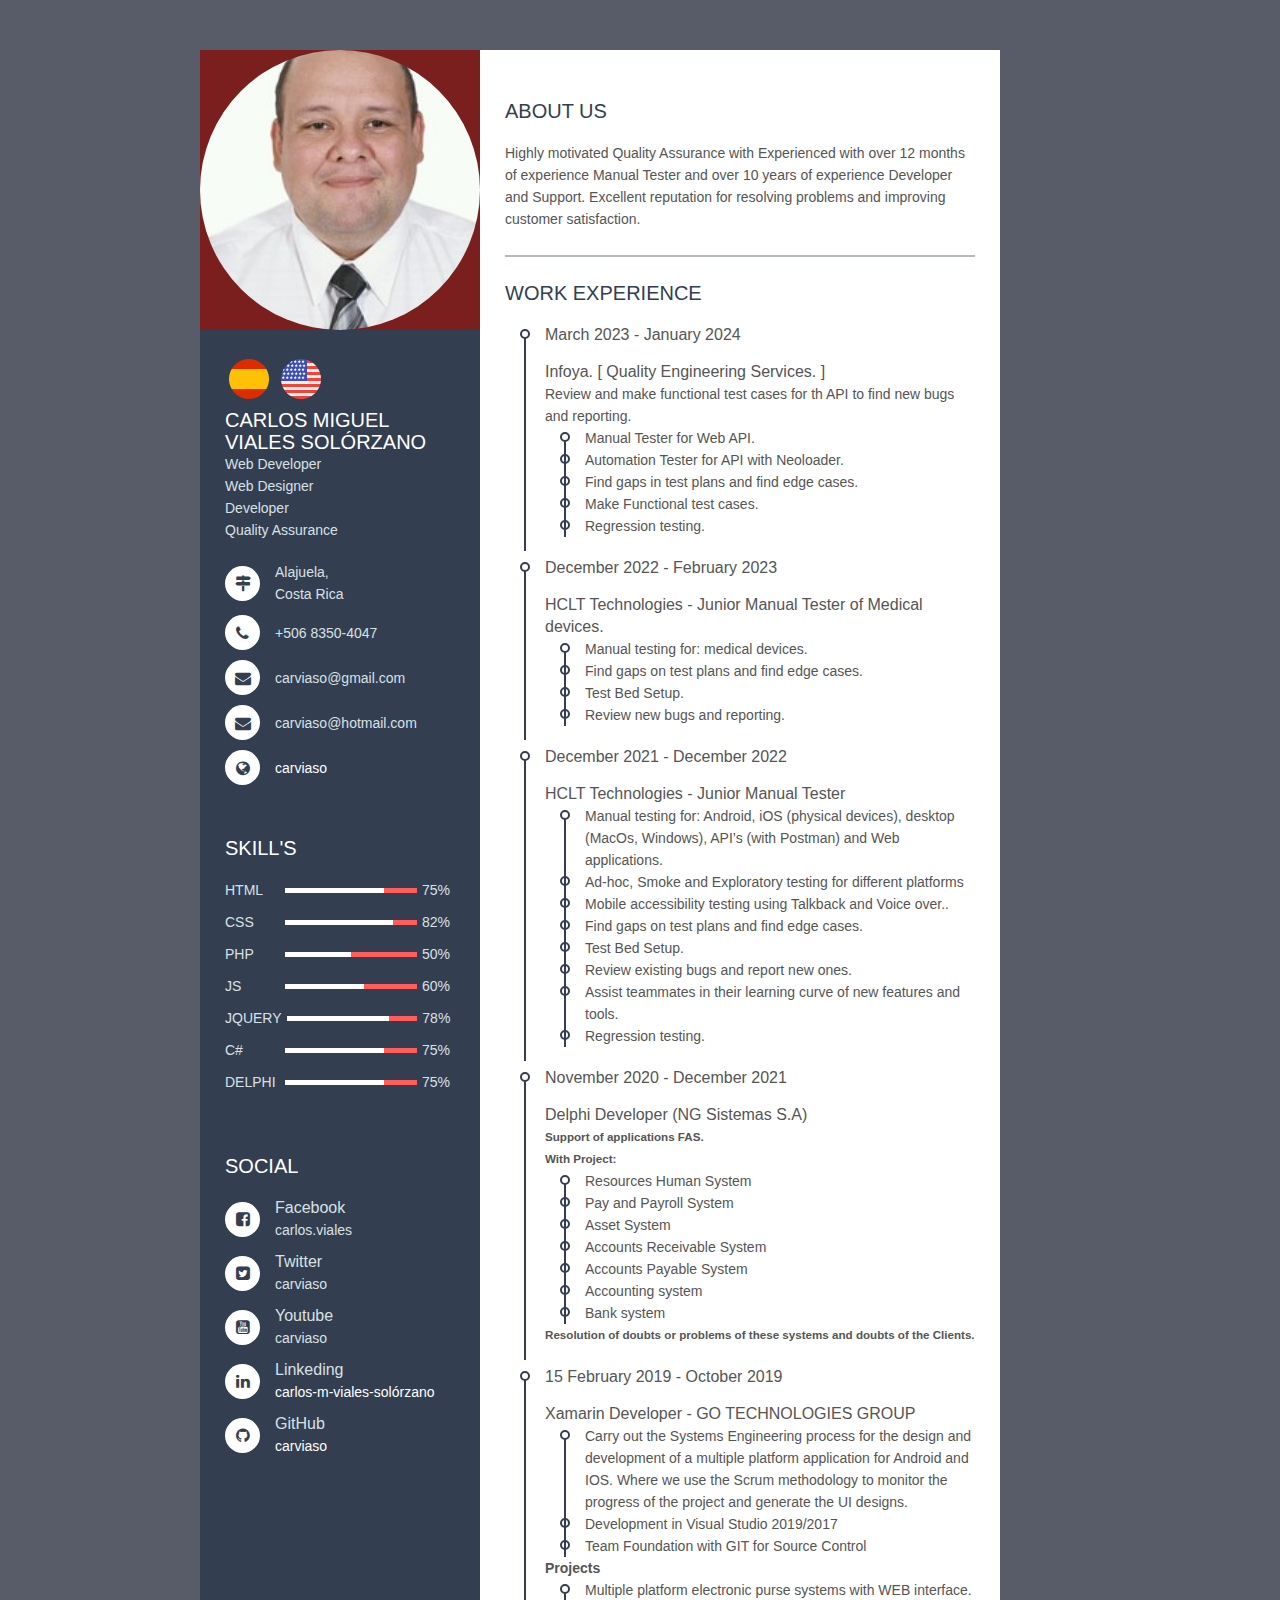
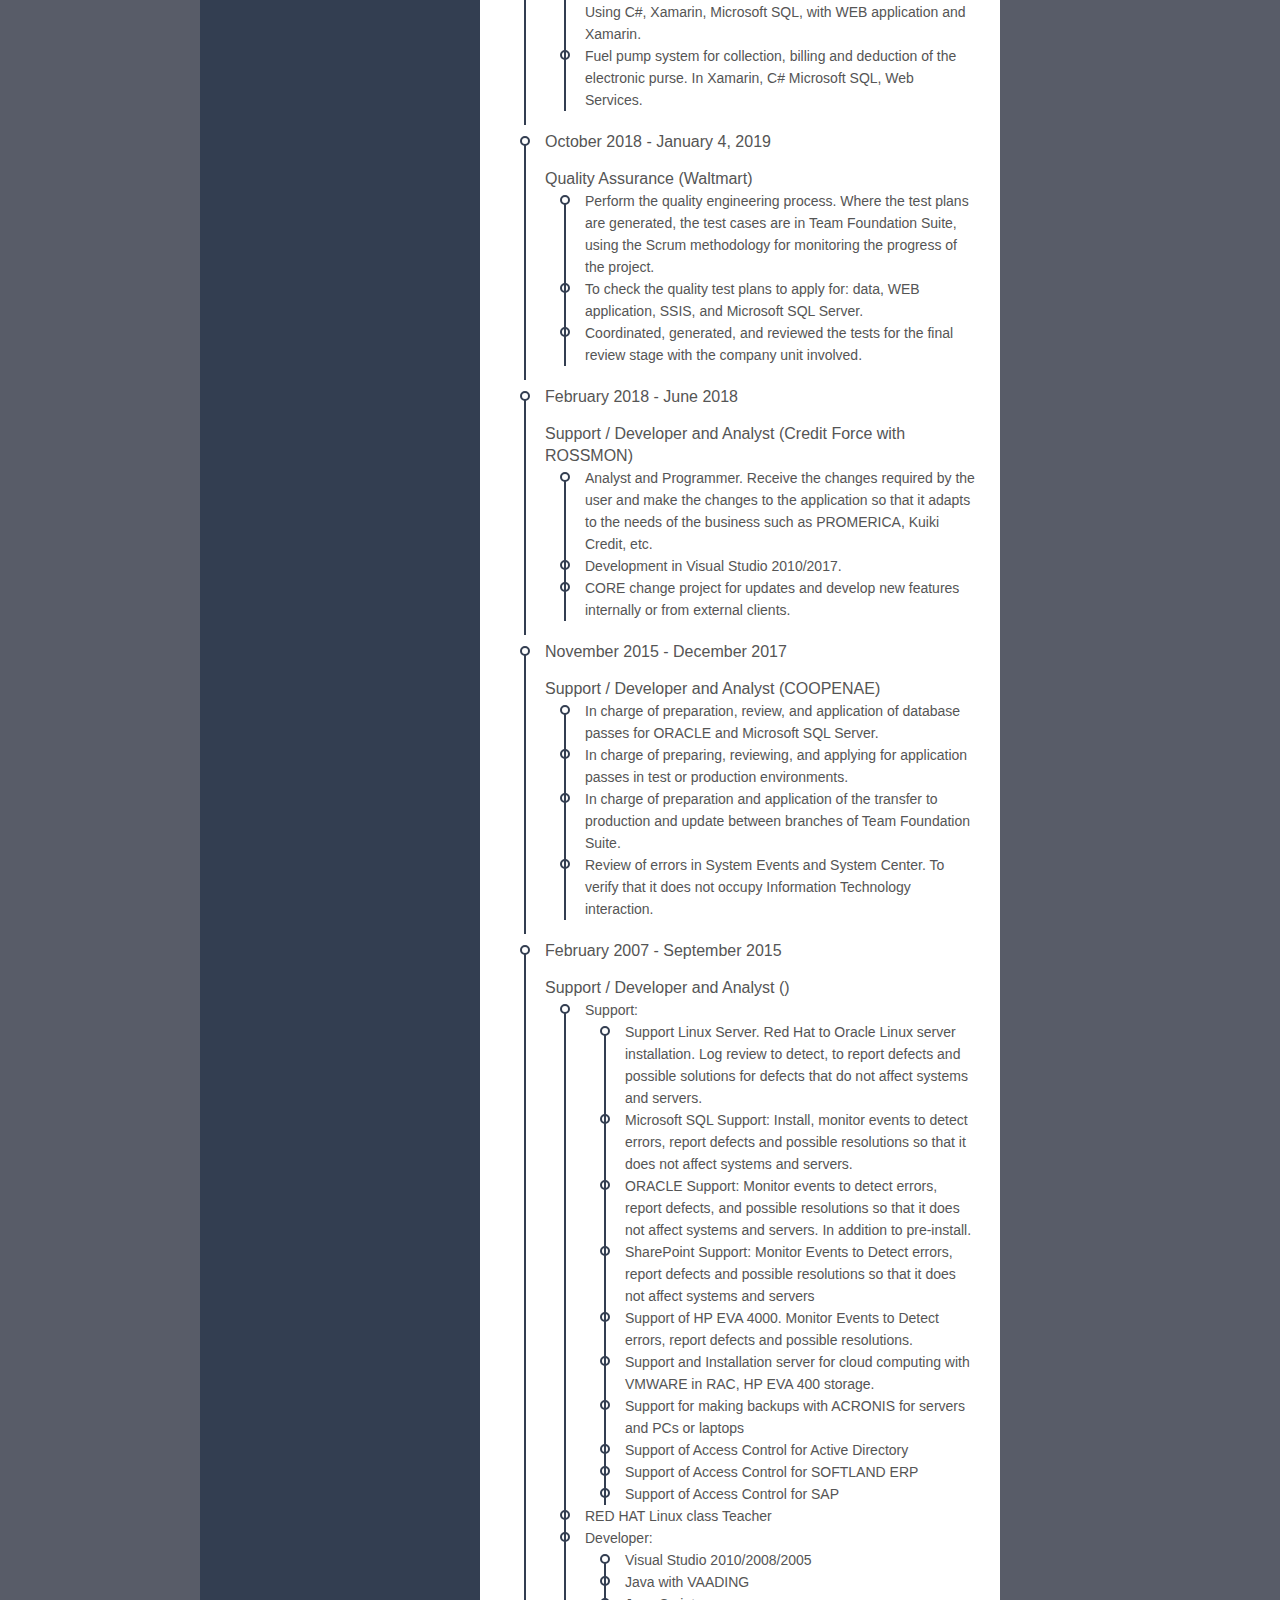
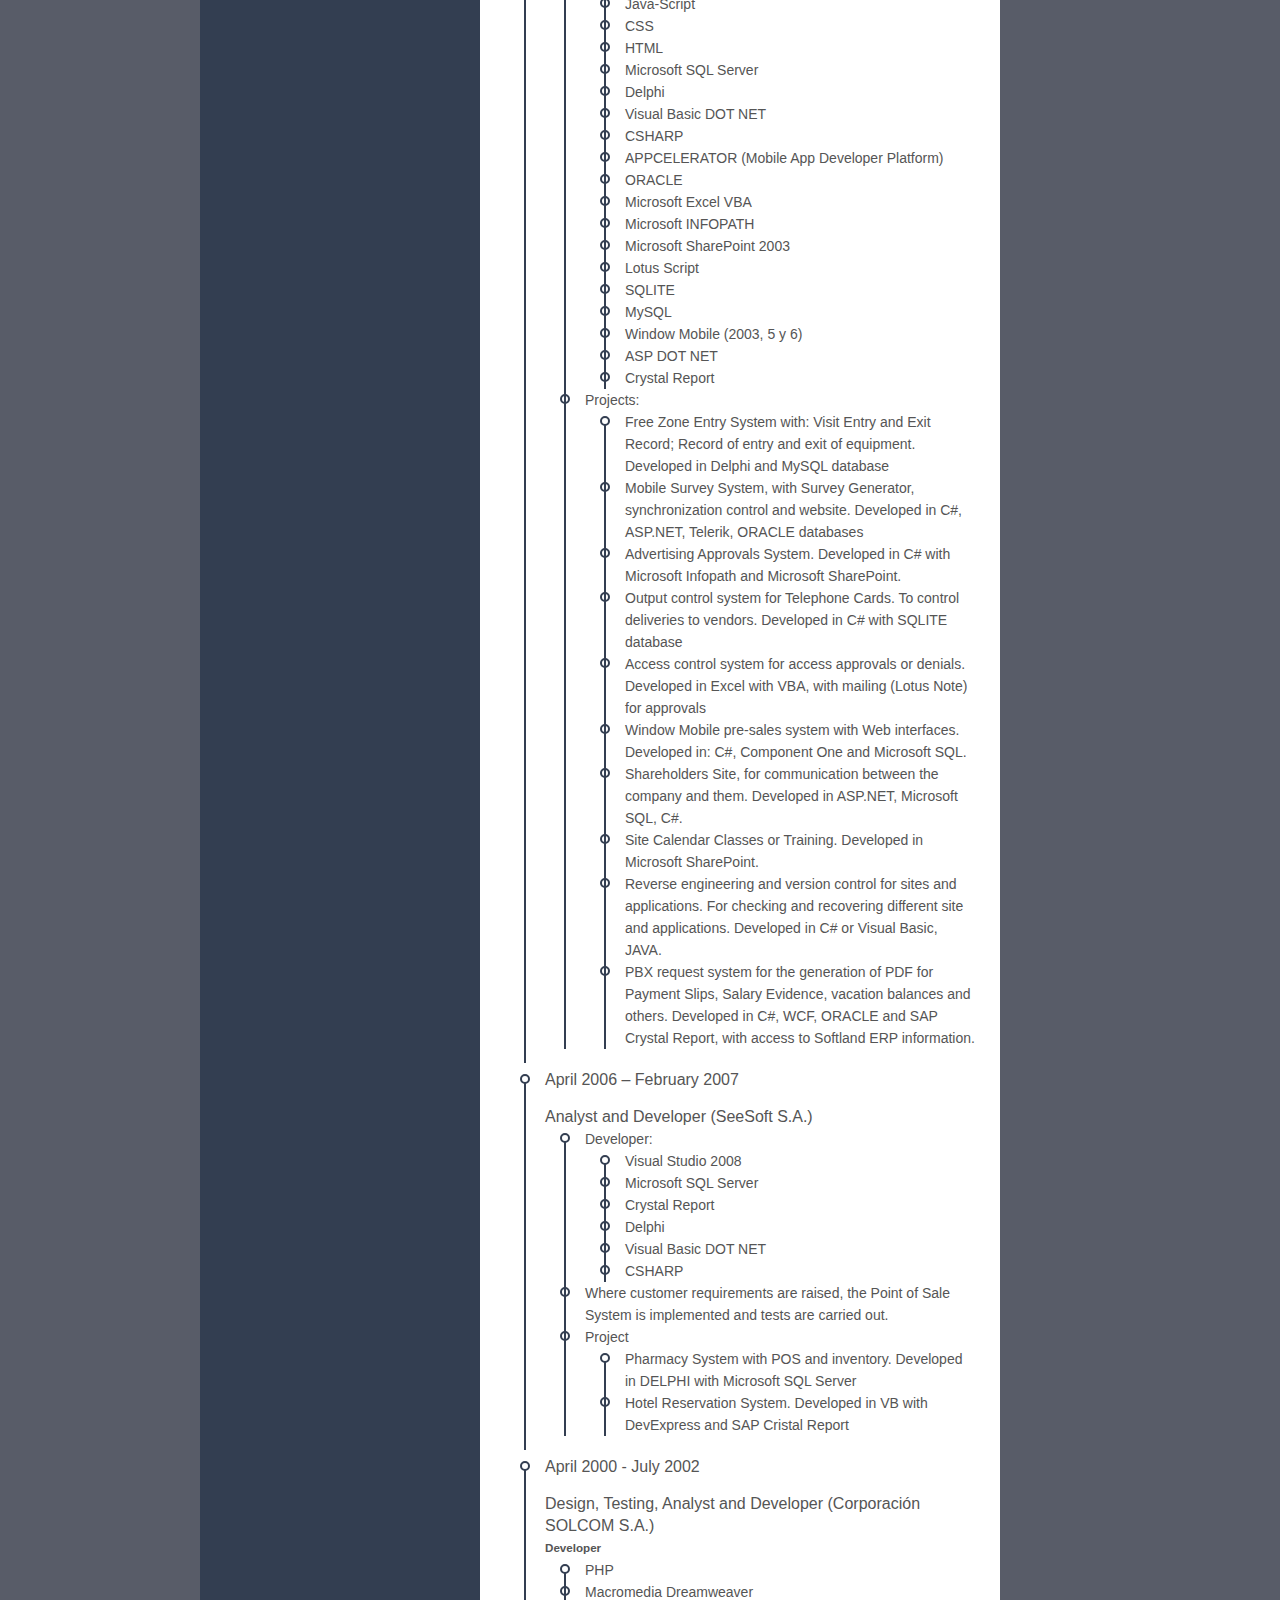
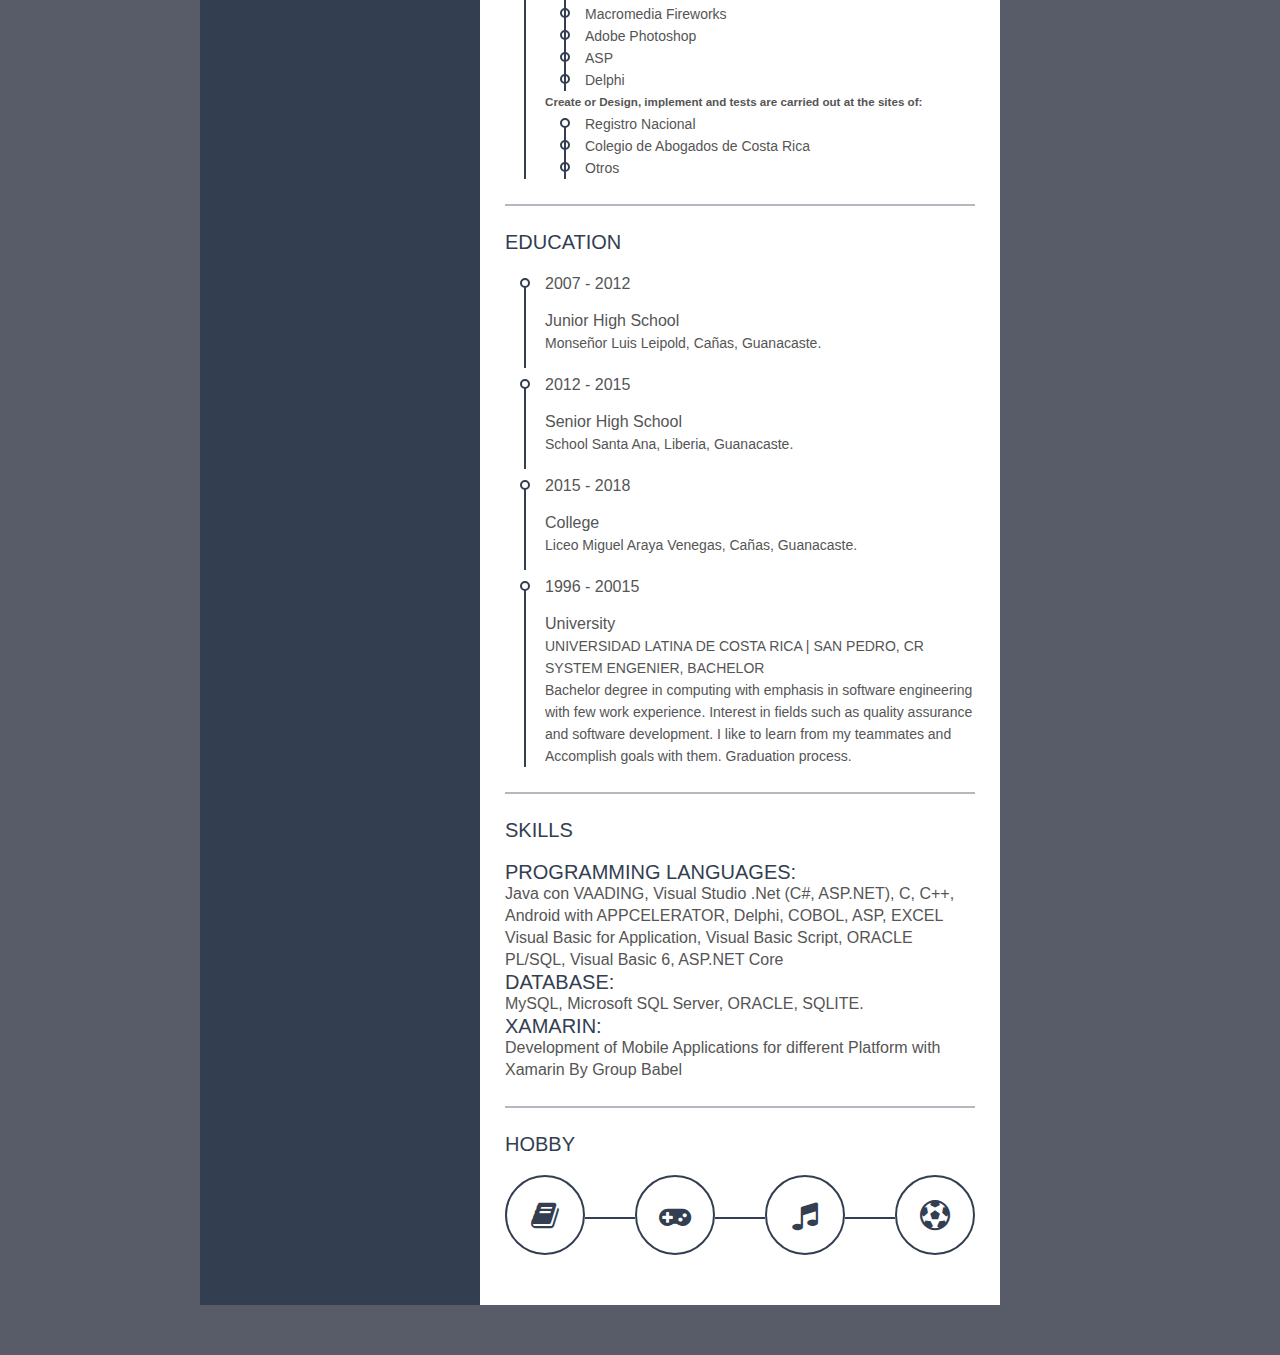
<file: index.html>
<!DOCTYPE html>
<html lang="en">

<head>
    <meta charset="UTF-8">
    <meta http-equiv="X-UA-Compatible" content="IE=edge">
    <meta name="viewport" content="width=device-width, initial-scale=1.0">
    <title>Curriculum Vitae</title>
    <link rel="stylesheet" href="style.css">
    <link rel="stylesheet" href="https://cdnjs.cloudflare.com/ajax/libs/font-awesome/4.7.0/css/font-awesome.min.css">
</head>

<body>
    <div class="container">
        <!-- left -->
        <div class="box-left">
            <div class="profile">
                <img src="Foto carnet.jpg" alt="Foto">
            </div>
            <div class="content">
                <!-- PROFILE -->
                <div class="resume-item">
                    <div class="icon">
                        <a href="index-es.html">
                            <img src="icons8-circular-españa-48.png">
                        </a>
                        <a href="index.html">
                            <img src="icons8-circular-de-ee-uu-48.png">
                        </a>
                    </div>
                    <div class="title">
                        <p class="bold">Carlos Miguel Viales Sol&oacute;rzano</p>
                        <p class="regular">
                            Web Developer <br>
                            Web Designer <br>
                            Developer <br>
                            Quality Assurance</p>
                    </div>
                    <ul>
                        <li>
                            <div class="icon">
                                <i class="fa fa-map-signs"></i>
                            </div>
                            <div class="data">
                                Alajuela, <br /> Costa Rica
                            </div>
                        </li>
                        <li>
                            <div class="icon">
                                <i class="fa fa-phone"></i>
                            </div>
                            <div class="data">
                                +506 8350-4047
                            </div>
                        </li>
                        <li>
                            <div class="icon">
                                <i class="fa fa-envelope"></i>
                            </div>
                            <div class="data">
                                carviaso@gmail.com
                            </div>
                        </li>
                        <li>
                            <div class="icon">
                                <i class="fa fa-envelope"></i>
                            </div>
                            <div class="data">
                                carviaso@hotmail.com
                            </div>
                        </li>
                        <li>
                            <div class="icon">
                                <i class="fa fa-globe"></i>
                            </div>
                            <div class="data">
                                <a href="https://carviaso.github.io/Curriculum-Vitae/">carviaso</a>
                            </div>
                        </li>
                    </ul>
                </div>
                <!-- SKILLS -->
                <div class="resume-item resume-skills">
                    <div class="title">
                        <p class="bold">Skill's</p>
                    </div>
                    <ul>
                        <li>
                            <div class="skill-name">
                                HTML
                            </div>
                            <div class="skill-progress">
                                <span style="width: 75%;"></span>
                            </div>
                            <div class="skill-percent">75%</div>
                        </li>
                        <li>
                            <div class="skill-name">
                                CSS
                            </div>
                            <div class="skill-progress">
                                <span style="width: 82%;"></span>
                            </div>
                            <div class="skill-percent">82%</div>
                        </li>
                        <li>
                            <div class="skill-name">
                                PHP
                            </div>
                            <div class="skill-progress">
                                <span style="width: 50%;"></span>
                            </div>
                            <div class="skill-percent">50%</div>
                        </li>
                        <li>
                            <div class="skill-name">
                                JS
                            </div>
                            <div class="skill-progress">
                                <span style="width: 60%;"></span>
                            </div>
                            <div class="skill-percent">60%</div>
                        </li>
                        <li>
                            <div class="skill-name">
                                JQUERY
                            </div>
                            <div class="skill-progress">
                                <span style="width: 78%;"></span>
                            </div>
                            <div class="skill-percent">78%</div>
                        </li>
                        <li>
                            <div class="skill-name">
                                C#
                            </div>
                            <div class="skill-progress">
                                <span style="width: 75%;"></span>
                            </div>
                            <div class="skill-percent">75%</div>
                        </li>
                        <li>
                            <div class="skill-name">
                                DELPHI
                            </div>
                            <div class="skill-progress">
                                <span style="width: 75%;"></span>
                            </div>
                            <div class="skill-percent">75%</div>
                        </li>
                    </ul>
                </div>
                <!-- SOCIAL MEDIA -->
                <div class="resume-item resume-social">
                    <div class="title">
                        <p class="bold">social</p>
                    </div>
                    <ul>
                        <li>
                            <div class="icon">
                                <i class="fa fa-facebook-square"></i>
                            </div>
                            <div class="data">
                                <p class="semi-bold">Facebook</p>
                                <p>carlos.viales</p>
                            </div>
                        </li>
                        <li>
                            <div class="icon">
                                <i class="fa fa-twitter-square"></i>
                            </div>
                            <div class="data">
                                <p class="semi-bold">Twitter</p>
                                <p>carviaso</p>
                            </div>
                        </li>
                        <li>
                            <div class="icon">
                                <i class="fa fa-youtube-square"></i>
                            </div>
                            <div class="data">
                                <p class="semi-bold">Youtube</p>
                                <p>carviaso</p>
                            </div>
                        </li>
                        <li>
                            <div class="icon">
                                <i class="fa fa-linkedin"></i>
                            </div>
                            <div class="data">
                                <p class="semi-bold">Linkeding</p>
                                <p><a
                                        href="https://www.linkedin.com/in/carlos-m-viales-sol%C3%B3rzano-3828b13b/">carlos-m-viales-solórzano</a>
                                </p>
                            </div>
                        </li>
                        <li>
                            <div class="icon">
                                <i class="fa fa-github"></i>
                            </div>
                            <div class="data">
                                <p class="semi-bold">GitHub</p>
                                <p><a href="https://github.com/carviaso">carviaso</a>
                                </p>
                            </div>
                        </li>
                    </ul>
                </div>

            </div>
        </div>

        <!-- right -->
        <div class="box-right">
            <!-- about us -->
            <div class="resume-item">
                <div class="title">
                    <p class="bold">About us</p>
                </div>
                <p>
                    Highly motivated Quality Assurance with Experienced with over 12 months of experience Manual Tester and over 10 years of experience Developer and Support. Excellent reputation for resolving problems and improving customer satisfaction.
                </p>
            </div>
            <!-- work experience -->
            <div class="resume-item resume-work">
                <div class="title">
                    <p class="bold">Work Experience</p>
                </div>
                <ul>
                    <li>
                        <div class="date">March 2023 - January 2024</div>
                        <div class="info">
                            <p class="semi-bold">Infoya. [ Quality Engineering Services. ]</p>
                            <P>
                                Review and make functional test cases for th API to find new bugs and reporting.
                            </P>
                            <ul>
                                <li>Manual Tester for Web API.</li>
                                <li>Automation Tester for API with Neoloader.</li>
                                <li>Find gaps in test plans and find edge cases.</li>
                                <li>Make Functional test cases.</li>
                                <li>Regression testing.</li>
                            </ul>

                        </div>
                    </li>
                    <li>
                        <div class="date">December 2022 - February 2023 </div>
                        <div class="info">
                            <p class="semi-bold">
                                HCLT Technologies - Junior Manual Tester of Medical devices.
                            </p>
                            <p>
                            <ul>
                                <li>
                                    Manual testing for: medical devices.
                                </li>
                                <li>
                                    Find gaps on test plans and find edge cases.
                                </li>
                                <li>
                                    Test Bed Setup.
                                </li>
                                <li>
                                    Review new bugs and reporting.
                                </li>
                            </ul>
                            </p>
                        </div>
                    </li>
                    <li>
                        <div class="date">December 2021 - December 2022 </div>
                        <div class="info">
                            <p class="semi-bold">HCLT Technologies - Junior Manual Tester</p>
                            <p>
                                <ul>
                                    <li>
                                        Manual testing for: Android, iOS (physical devices), desktop (MacOs, Windows), API’s (with Postman) and Web applications.
                                    </li>
                                    <li>
                                        Ad-hoc, Smoke and Exploratory testing for different platforms
                                    </li>
                                    <li>
                                        Mobile accessibility testing using Talkback and Voice over..
                                    </li>
                                    <li>
                                        Find gaps on test plans and find edge cases.
                                    </li>
                                    <li>
                                        Test Bed Setup.
                                    </li>
                                    <li>
                                        Review existing bugs and report new ones.
                                    </li>
                                    <li>
                                        Assist teammates in their learning curve of new features and tools.
                                    </li>
                                    <li>
                                        Regression testing.
                                    </li>
                                </ul>
                            </p>
                        </div>
                    </li>
                    <li>
                        <div class="date">November 2020 - December 2021</div>
                        <div class="info">
                            <p class="semi-bold">Delphi Developer (NG Sistemas S.A)</p>
                            <p>
                                <h5>
                                    Support of applications FAS. <br>
                                    With Project:
                                </h5>
                                    <ul>
                                        <li>Resources Human System</li>
                                        <li>Pay and Payroll System</li>
                                        <li>Asset System</li>
                                        <li>Accounts Receivable System</li>
                                        <li>Accounts Payable System</li>
                                        <li>Accounting system</li>
                                        <li>Bank system</li>
                                    </ul>
                                <h5>
                                    Resolution of doubts or problems of these systems and doubts of the Clients.
                                </h5>
                            </p>
                        </div>
                    </li>
                    <li>
                        <div class="date">15 February 2019 - October 2019</div>
                        <div class="info">
                            <p class="semi-bold">Xamarin Developer - GO TECHNOLOGIES GROUP</p>
                            <p>
                            <ul>
                                <li>
                                    Carry out the Systems Engineering process for the design and development of a
                                    multiple
                                    platform application for Android and IOS. Where we use the Scrum methodology to
                                    monitor the
                                    progress of the project and generate the UI designs.
                                </li>
                                <li>
                                    Development in Visual Studio 2019/2017
                                </li>
                                <li>Team Foundation with GIT for Source Control</li>
                                <li>

                                </li>
                            </ul>
                            <h4>Projects</h4>
                            <ul>
                                <li>Multiple platform electronic purse systems with WEB interface. Using C#, Xamarin,
                                    Microsoft SQL, with WEB application and Xamarin.
                                </li>
                                <li>
                                    Fuel pump system for collection, billing and deduction of the electronic purse. In
                                    Xamarin, C# Microsoft SQL, Web Services.</li>
                            </ul>
                            </p>
                        </div>
                    </li>
                    <li>
                        <div class="date">October 2018 - January 4, 2019</div>
                        <div class="info">
                            <p class="semi-bold">Quality Assurance (Waltmart)</p>
                            <p>
                            <ul>
                                <li>Perform the quality engineering process. Where the test plans are generated, the test cases are in Team Foundation Suite, using the Scrum methodology for monitoring the progress of the project.</li>
                                <li>To check the quality test plans to apply for: data, WEB application, SSIS, and Microsoft SQL Server.</li>
                                <li>Coordinated, generated, and reviewed the tests for the final review stage with the
                                    company unit
                                    involved.</li>
                            </ul>
                            </p>
                        </div>
                    </li>
                    <li>
                        <div class="date">February 2018 - June 2018</div>
                        <div class="info">
                            <p class="semi-bold">Support / Developer and Analyst (Credit Force with ROSSMON)</p>
                            <p>
                                <ul>
                                    <li>
                                        Analyst and Programmer. Receive the changes required by the user and make the changes to the application so that it adapts to the needs of the business such as PROMERICA, Kuiki Credit, etc.
                                    </li>
                                    <li>
                                        Development in Visual Studio 2010/2017.
                                    </li>
                                    <li>
                                        CORE change project for updates and develop new features internally or from external clients.
                                    </li>
                                </ul>
                            </p>
                        </div>
                    </li>
                    <li>
                        <div class="date">November 2015 - December 2017</div>
                        <div class="info">
                            <p class="semi-bold">Support / Developer and Analyst (COOPENAE)</p>
                            <p>
                                <ul>
                                    <li>
                                        In charge of preparation, review, and application of database passes for ORACLE and Microsoft SQL Server.
                                    </li>
                                    <li>
                                        In charge of preparing, reviewing, and applying for application passes in test or production environments.
                                    </li>
                                    <li>
                                        In charge of preparation and application of the transfer to production and update between branches of Team Foundation Suite.
                                    </li>
                                    <li>
                                        Review of errors in System Events and System Center. To verify that it does not occupy Information Technology interaction.
                                    </li>
                                </ul>
                            </p>
                        </div>
                    </li>
                    <li>
                        <div class="date">February 2007 - September 2015</div>
                        <div class="info">
                            <p class="semi-bold">Support / Developer and Analyst ()</p>
                            <p>
                                <ul>
                                    <li>
                                        Support:
                                        <ul>
                                            <li>Support Linux Server. Red Hat to Oracle Linux server installation. Log review to detect, to
                                                report defects and possible solutions for defects that do not affect systems and servers.
                                            </li>
                                            <li>
                                                Microsoft SQL Support: Install, monitor events to detect errors, report defects and possible
                                                resolutions so that it does not affect systems and servers.
                                            </li>
                                            <li>
                                                ORACLE Support: Monitor events to detect errors, report defects, and possible resolutions
                                                so that it does not affect systems and servers. In addition to pre-install.
                                            </li>
                                            <li>
                                                SharePoint Support: Monitor Events to Detect errors, report defects and possible resolutions
                                                so that it does not affect systems and servers
                                            </li>
                                            <li>
                                                Support of HP EVA 4000. Monitor Events to Detect errors, report defects and possible
                                                resolutions.
                                            </li>
                                            <li>
                                                Support and Installation server for cloud computing with VMWARE in RAC, HP EVA 400
                                                storage.
                                            </li>
                                            <li>
                                                Support for making backups with ACRONIS for servers and PCs or laptops
                                            </li>
                                            <li>
                                                Support of Access Control for Active Directory
                                            </li>
                                            <li>
                                                Support of Access Control for SOFTLAND ERP
                                            </li>
                                            <li>
                                                Support of Access Control for SAP
                                            </li>
                                        </ul>
                                    </li>
                                    <li>
                                        RED HAT Linux class Teacher
                                    </li>
                                    <li>
                                        Developer:
                                        <ul>
                                            <li>
                                                Visual Studio 2010/2008/2005
                                            </li>
                                            <li>
                                                Java with VAADING
                                            </li>
                                            <li>
                                                Java-Script
                                            </li>
                                            <li>
                                                CSS
                                            </li>
                                            <li>
                                                HTML
                                            </li>
                                            <li>
                                                Microsoft SQL Server
                                            </li>
                                            <li>
                                                Delphi
                                            </li>
                                            <li>
                                                Visual Basic DOT NET
                                            </li>
                                            <li>
                                                CSHARP
                                            </li>
                                            <li>
                                                APPCELERATOR (Mobile App Developer Platform)
                                            </li>
                                            <li>
                                                ORACLE
                                            </li>
                                            <li>
                                                Microsoft Excel VBA
                                            </li>
                                            <li>
                                                Microsoft INFOPATH
                                            </li>
                                            <li>
                                                Microsoft SharePoint 2003
                                            </li>
                                            <li>
                                                Lotus Script
                                            </li>
                                            <li>
                                                SQLITE
                                            </li>
                                            <li>
                                                MySQL
                                            </li>
                                            <li>
                                                Window Mobile (2003, 5 y 6)
                                            </li>
                                            <li>
                                                ASP DOT NET
                                            </li>
                                            <li>
                                                Crystal Report
                                            </li>
                                        </ul>
                                    </li>
                                    <li>
                                        Projects:
                                        <ul>
                                            <li>
                                                Free Zone Entry System with: Visit Entry and Exit Record; Record of entry and exit of equipment. Developed in Delphi and MySQL database
                                            </li>
                                            <li>
                                                Mobile Survey System, with Survey Generator, synchronization control and website. Developed in C#, ASP.NET, Telerik, ORACLE databases
                                            </li>
                                            <li>
                                                Advertising Approvals System. Developed in C# with Microsoft Infopath and Microsoft
                                                SharePoint.
                                            </li>
                                            <li>
                                                Output control system for Telephone Cards. To control deliveries to vendors. Developed in
                                                C# with SQLITE database
                                            </li>
                                            <li>
                                                Access control system for access approvals or denials. Developed in Excel with VBA, with
                                                mailing (Lotus Note) for approvals
                                            </li>
                                            <li>
                                                Window Mobile pre-sales system with Web interfaces. Developed in: C#, Component One
                                                and Microsoft SQL.
                                            </li>
                                            <li>
                                                Shareholders Site, for communication between the company and them. Developed in
                                                ASP.NET, Microsoft SQL, C#.
                                            </li>
                                            <li>
                                                Site Calendar Classes or Training. Developed in Microsoft SharePoint.
                                            </li>
                                            <li>
                                                Reverse engineering and version control for sites and applications. For checking and
                                                recovering different site and applications. Developed in C# or Visual Basic, JAVA.
                                            </li>
                                            <li>
                                                PBX request system for the generation of PDF for Payment Slips, Salary Evidence, vacation balances and others. Developed in C#, WCF, ORACLE and SAP Crystal Report, with access to Softland ERP information.
                                            </li>                                            
                                        </ul>
                                    </li>
                                </ul>
                            </p>
                        </div>
                    </li>
                    <li>
                        <div class="date">April 2006 – February 2007</div>
                        <div class="info">
                            <p class="semi-bold">Analyst and Developer (SeeSoft S.A.)</p>
                            <p>
                                <ul>
                                    <li>
                                        Developer:
                                        <ul>
                                            <li>
                                                Visual Studio 2008
                                            </li>
                                            <li>
                                                Microsoft SQL Server
                                            </li>
                                            <li>
                                                Crystal Report
                                            </li>
                                            <li>
                                                Delphi
                                            </li>
                                            <li>
                                                Visual Basic DOT NET
                                            </li>
                                            <li>
                                                CSHARP
                                            </li>
                                        </ul>
                                    </li>
                                    <li>
                                        Where customer requirements are raised, the Point of Sale System is implemented and tests are carried out.
                                    </li>
                                    <li>
                                        Project
                                        <ul>
                                            <li>
                                                Pharmacy System with POS and inventory. Developed in DELPHI with Microsoft SQL Server
                                            </li>
                                            <li>
                                                Hotel Reservation System. Developed in VB with DevExpress and SAP Cristal Report
                                            </li>
                                        </ul>
                                    </li>
                                </ul>
                            </p>
                        </div>
                    </li>
                    <li>
                        <div class="date">April 2000 - July 2002</div>
                        <div class="info">
                            <p class="semi-bold">
                                Design, Testing, Analyst and Developer (Corporación SOLCOM S.A.)
                            </p>
                            <p>
                                <h5>Developer</h5>
                                <ul>
                                    <li>
                                        PHP
                                    </li>
                                    <li>
                                        Macromedia Dreamweaver
                                    </li>
                                    <li>
                                        Macromedia Fireworks
                                    </li>
                                    <li>
                                        Adobe Photoshop
                                    </li>
                                    <li>
                                        ASP
                                    </li>
                                    <li>
                                        Delphi
                                    </li>
                                </ul>
                                <h5>
                                    Create or Design, implement and tests are carried out at the sites of:
                                </h5>
                                <ul>
                                    <li>
                                        Registro Nacional
                                    </li>
                                    <li>
                                        Colegio de Abogados de Costa Rica
                                    </li>
                                    <li>
                                        Otros
                                    </li>
                                </ul>
                            </p>
                        </div>
                    </li>
                </ul>
            </div>
            <!-- education -->
            <div class="resume-item resume-education">
                <div class="title">
                    <p class="bold">Education</p>
                </div>
                <ul>
                    <li>
                        <div class="date">2007 - 2012</div>
                        <div class="info">
                            <p class="semi-bold">Junior High School</p>
                            <p>
                                Monseñor Luis Leipold, Cañas, Guanacaste.
                            </p>
                        </div>
                    </li>
                    <li>
                        <div class="date">2012 - 2015</div>
                        <div class="info">
                            <p class="semi-bold">Senior High School</p>
                            <p>School Santa Ana, Liberia, Guanacaste.</p>
                        </div>
                    </li>
                    <li>
                        <div class="date">2015 - 2018</div>
                        <div class="info">
                            <p class="semi-bold">College</p>
                            <p>Liceo Miguel Araya Venegas, Cañas, Guanacaste.</p>
                        </div>
                    </li>
                    <li>
                        <div class="date">1996 - 20015</div>
                        <div class="info">
                            <p class="semi-bold">University</p>
                            <p>UNIVERSIDAD LATINA DE COSTA RICA | SAN PEDRO, CR</p>
                            <p>SYSTEM ENGENIER, BACHELOR</p>
                            <p>Bachelor degree in computing with emphasis in
                                software engineering with few work experience.
                                Interest in fields such as quality assurance and
                                software development. I like to learn from my
                                teammates and Accomplish goals with them.
                                Graduation process.</p>
                        </div>
                    </li>
                </ul>
            </div>
            <!-- Skills -->
            <div class="resume-item resume-skills">
                <div class="title">
                    <p class="bold">Skills</p>
                </div>
                <div class="info">
                    <p class="bold">
                        Programming Languages:
                    </p>
                    <p class="semi-bold">
                        Java con VAADING, Visual Studio .Net (C#, ASP.NET), C, C++, Android with APPCELERATOR, Delphi, COBOL, ASP, EXCEL Visual Basic for Application, Visual Basic Script, ORACLE PL/SQL, Visual Basic 6, ASP.NET Core
                    </p>
                    <p class="bold">
                        Database:
                    </p>
                    <p class="semi-bold">
                        MySQL, Microsoft SQL Server, ORACLE, SQLITE.
                    </p>
                    <p class="bold">
                        Xamarin:
                    </p>
                    <p class="semi-bold">
                        Development of Mobile Applications for different Platform with Xamarin By Group Babel
                    </p>
                </div>
            </div>
            <!-- hobby -->
            <div class="resume-item resume-hobby">
                <div class="title">
                    <p class="bold">hobby</p>
                </div>
                <ul>
                    <li><i class="fa fa-book"></i></li>
                    <li><i class="fa fa-gamepad"></i></li>
                    <li><i class="fa fa-music"></i></li>
                    <li><i class="fa fa-futbol-o"></i></li>
                </ul>
            </div>
        </div>

    </div>

</body>

</html>
</file>
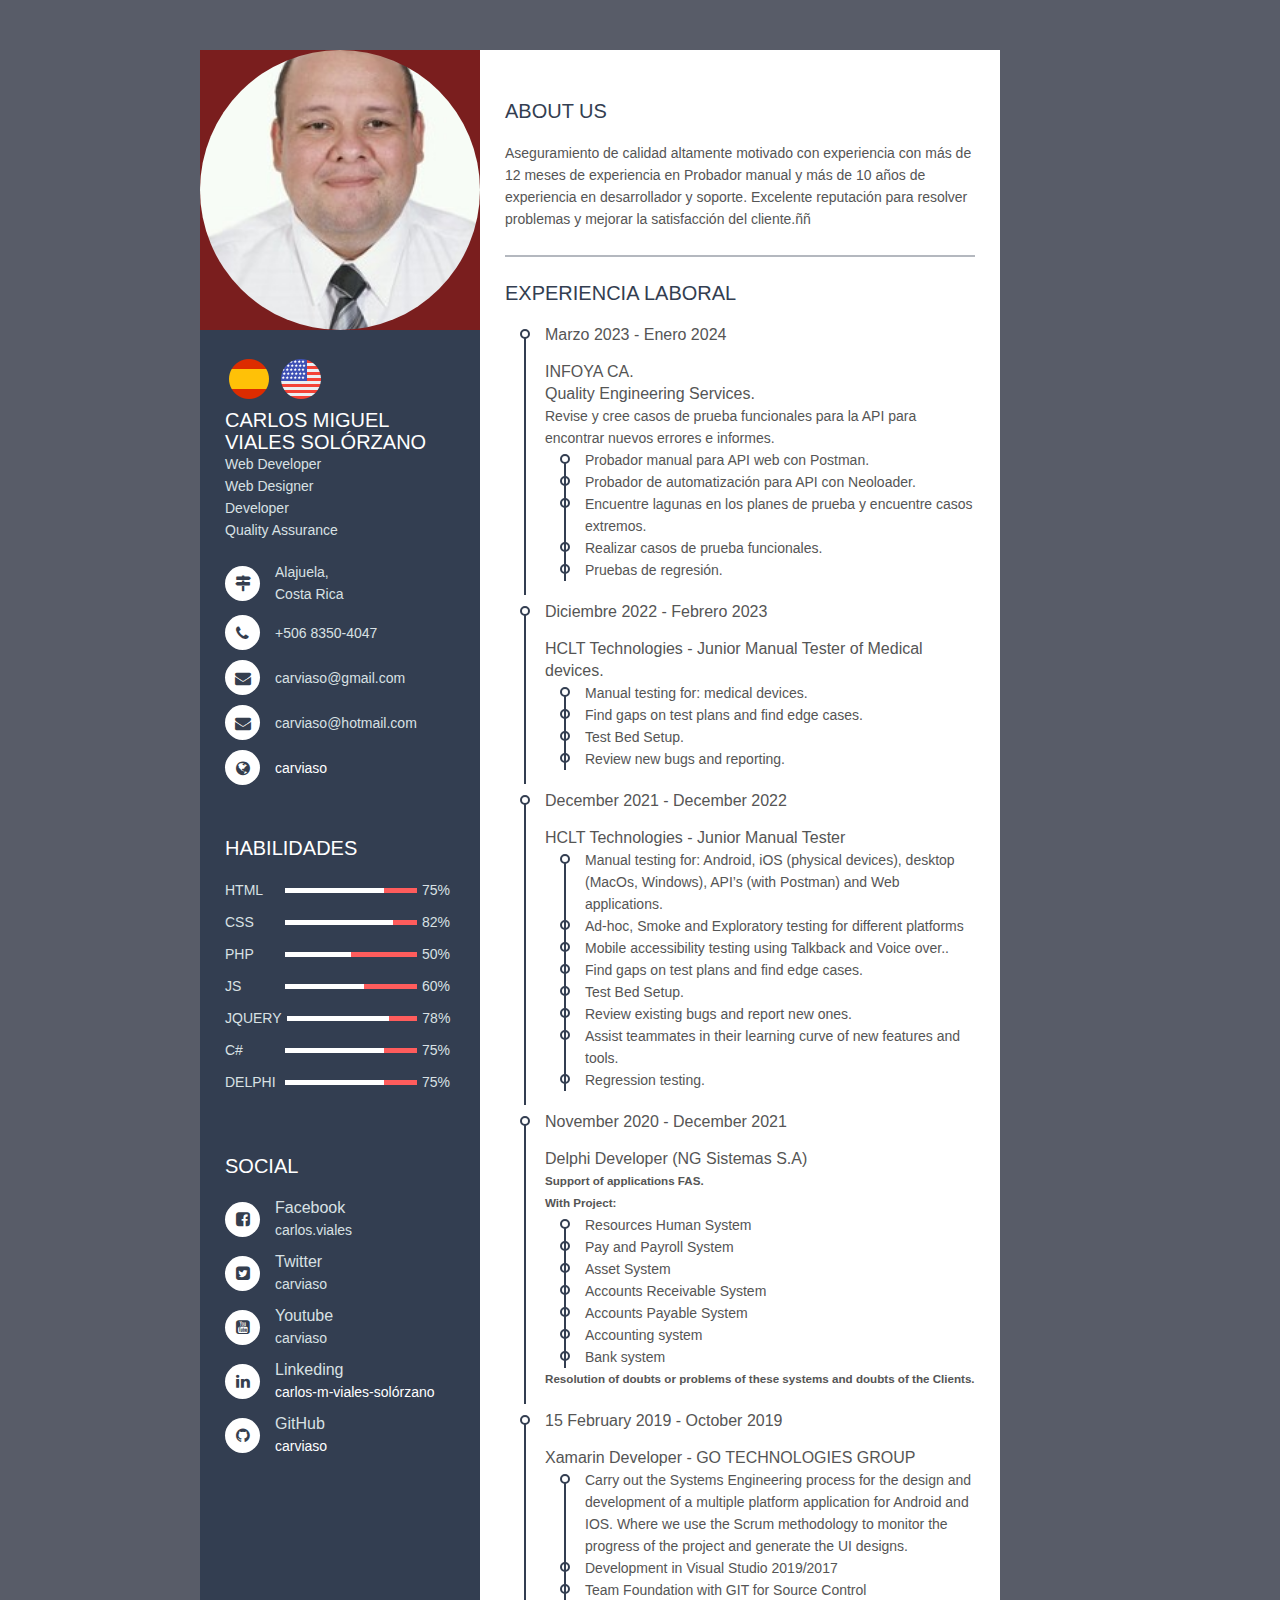
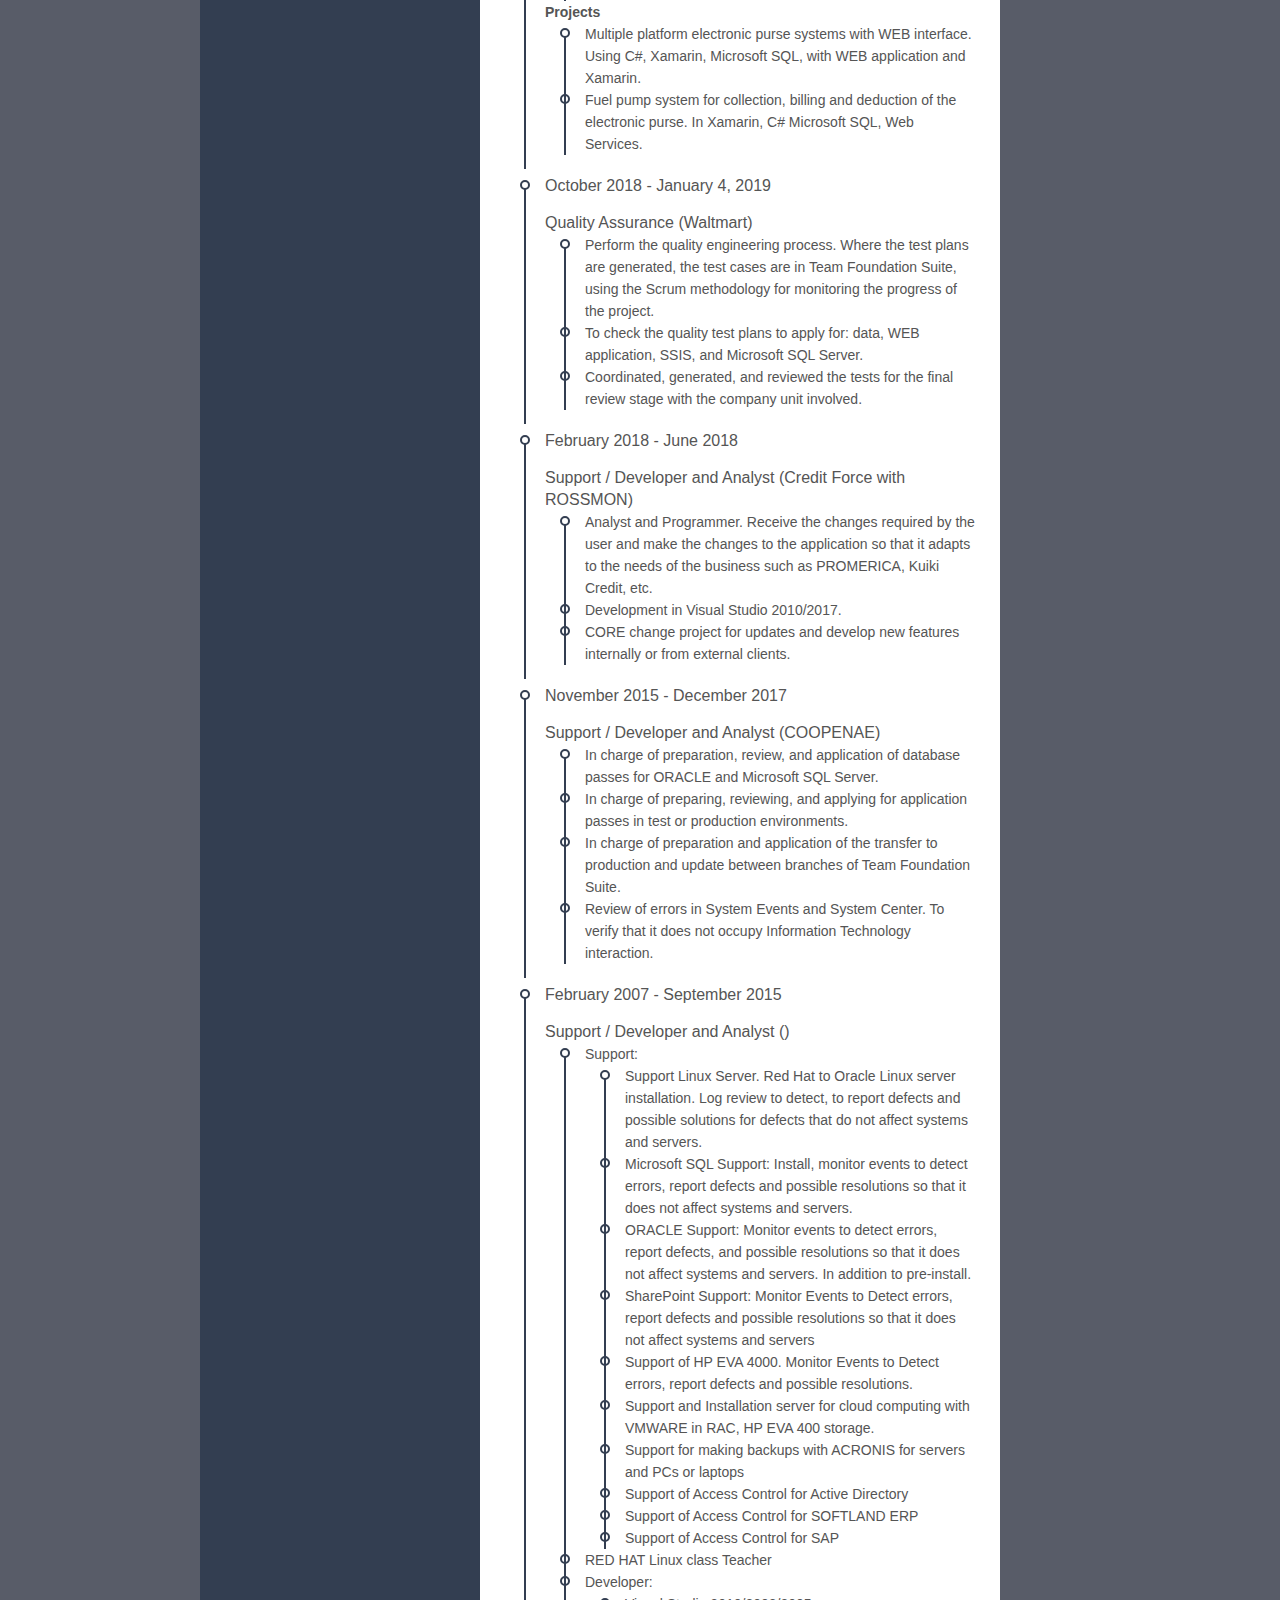
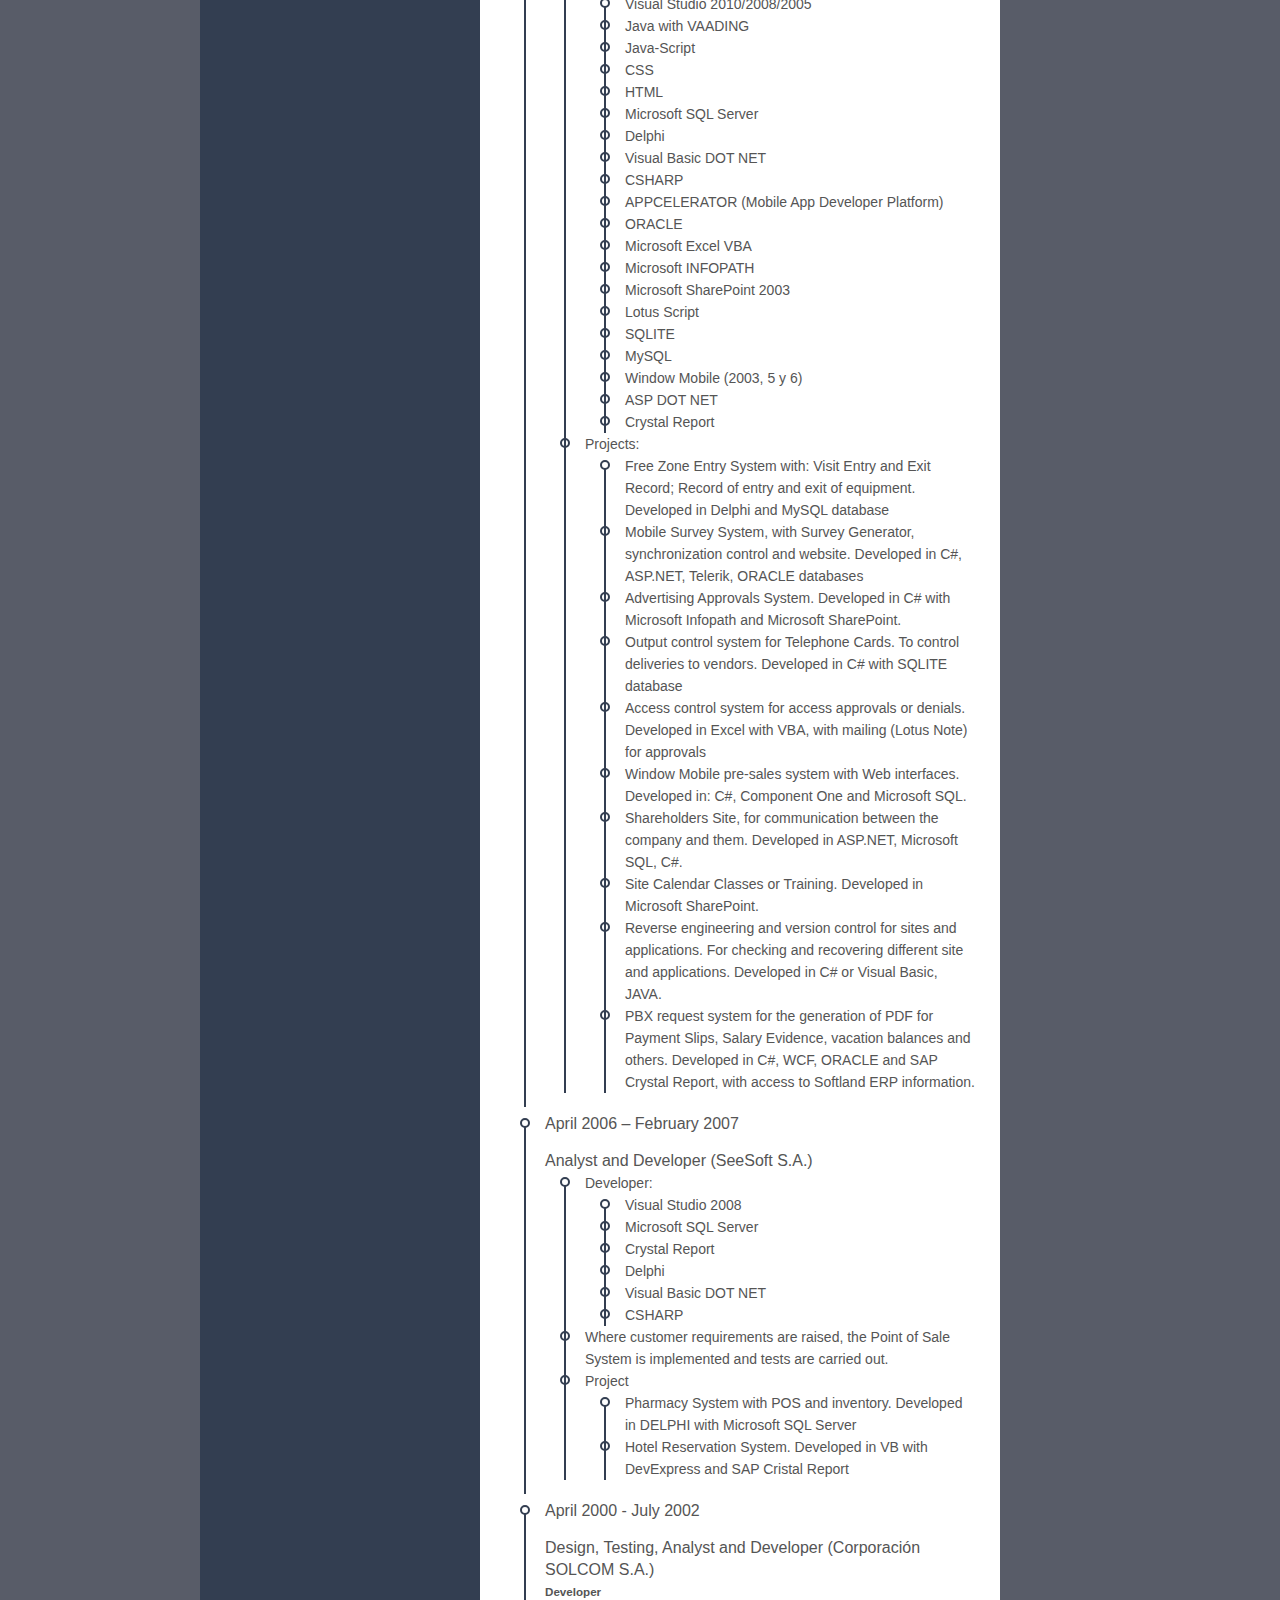
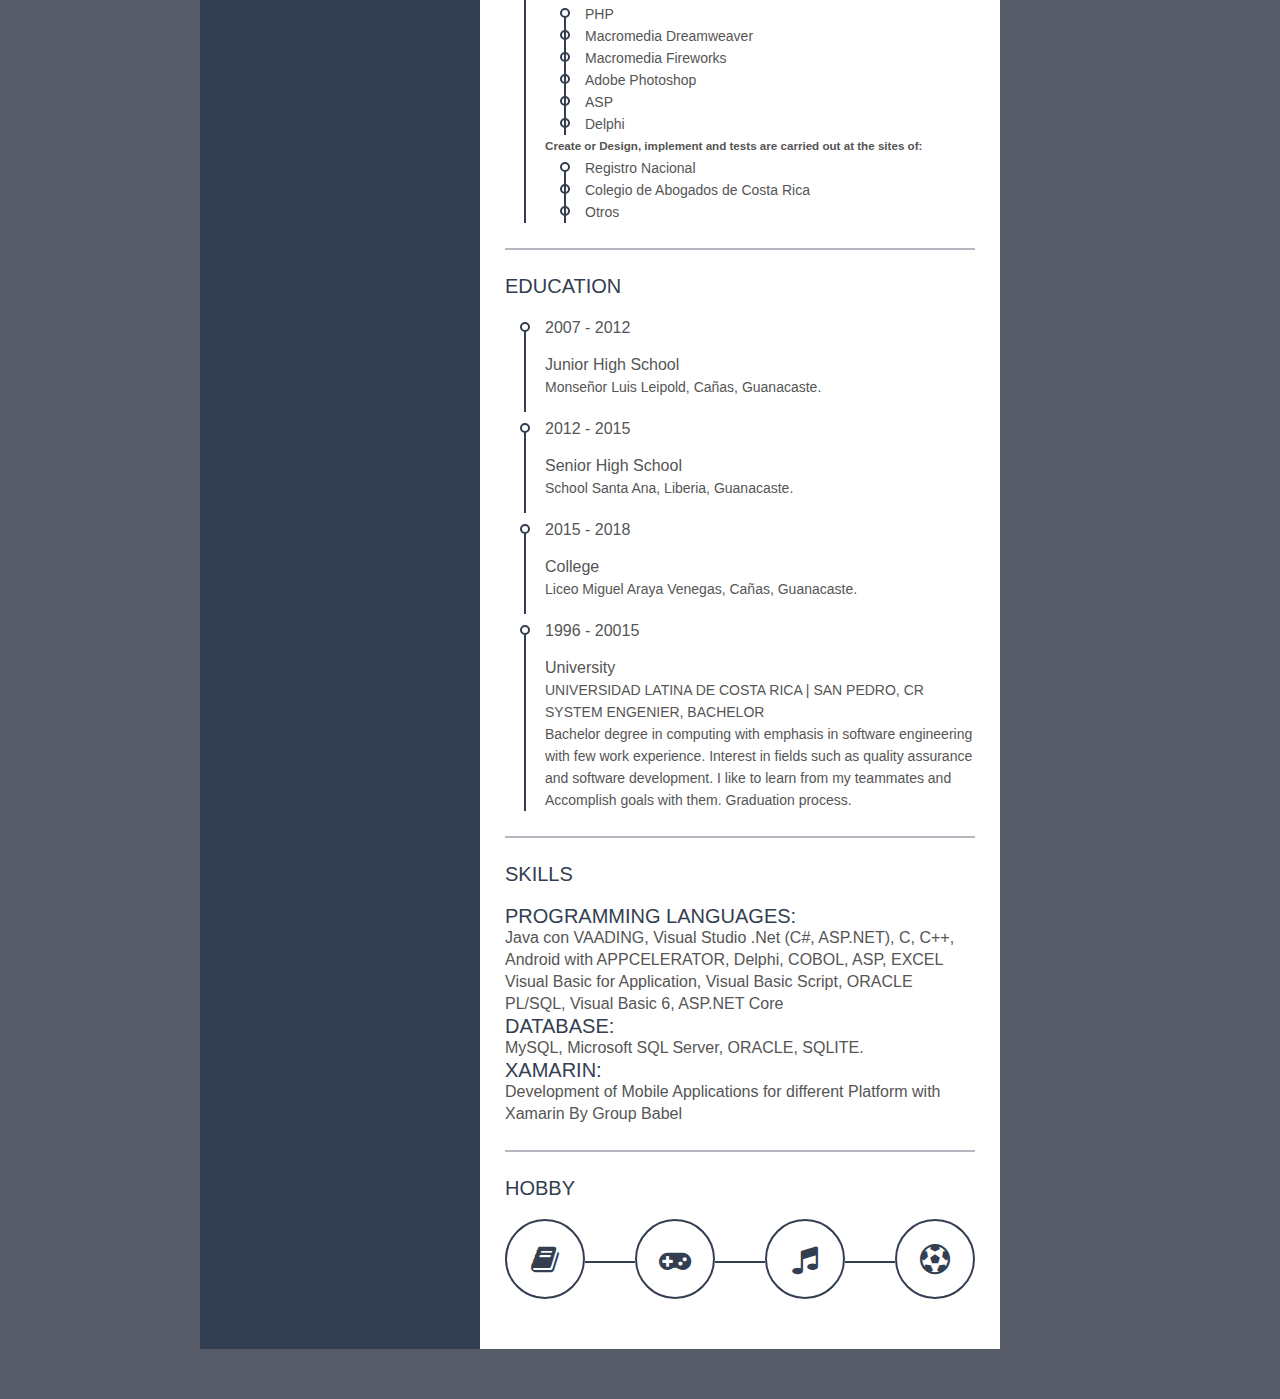
<file: index-es.html>
<!DOCTYPE html>
<html lang="en">

<head>
    <meta charset="UTF-8">
    <meta http-equiv="X-UA-Compatible" content="IE=edge">
    <meta name="viewport" content="width=device-width, initial-scale=1.0">
    <title>Curriculum Vitae - Español</title>
    <link rel="stylesheet" href="style.css">
    <link rel="stylesheet" href="https://cdnjs.cloudflare.com/ajax/libs/font-awesome/4.7.0/css/font-awesome.min.css">
</head>

<body>
    <div class="container">
        <!-- left -->
        <div class="box-left">
            <div class="profile">
                <img src="Foto carnet.jpg" alt="Foto">
            </div>
            <div class="content">
                <!-- PROFILE -->
                <div class="resume-item">
                    <div class="icon">
                        <a href="index-es.html">
                            <img src="icons8-circular-españa-48.png">
                        </a>
                        <a href="index.html">
                            <img src="icons8-circular-de-ee-uu-48.png">
                        </a>
                    </div>
                    <div class="title">
                        <p class="bold">Carlos Miguel Viales Sol&oacute;rzano</p>
                        <p class="regular">
                            Web Developer <br>
                            Web Designer <br>
                            Developer <br>
                            Quality Assurance</p>
                    </div>
                    <ul>
                        <li>
                            <div class="icon">
                                <i class="fa fa-map-signs"></i>
                            </div>
                            <div class="data">
                                Alajuela, <br /> Costa Rica
                            </div>
                        </li>
                        <li>
                            <div class="icon">
                                <i class="fa fa-phone"></i>
                            </div>
                            <div class="data">
                                +506 8350-4047
                            </div>
                        </li>
                        <li>
                            <div class="icon">
                                <i class="fa fa-envelope"></i>
                            </div>
                            <div class="data">
                                carviaso@gmail.com
                            </div>
                        </li>
                        <li>
                            <div class="icon">
                                <i class="fa fa-envelope"></i>
                            </div>
                            <div class="data">
                                carviaso@hotmail.com
                            </div>
                        </li>
                        <li>
                            <div class="icon">
                                <i class="fa fa-globe"></i>
                            </div>
                            <div class="data">
                                <a href="https://carviaso.github.io/Curriculum-Vitae/">carviaso</a>
                            </div>
                        </li>
                    </ul>
                </div>
                <!-- SKILLS -->
                <div class="resume-item resume-skills">
                    <div class="title">
                        <p class="bold">Habilidades</p>
                    </div>
                    <ul>
                        <li>
                            <div class="skill-name">
                                HTML
                            </div>
                            <div class="skill-progress">
                                <span style="width: 75%;"></span>
                            </div>
                            <div class="skill-percent">75%</div>
                        </li>
                        <li>
                            <div class="skill-name">
                                CSS
                            </div>
                            <div class="skill-progress">
                                <span style="width: 82%;"></span>
                            </div>
                            <div class="skill-percent">82%</div>
                        </li>
                        <li>
                            <div class="skill-name">
                                PHP
                            </div>
                            <div class="skill-progress">
                                <span style="width: 50%;"></span>
                            </div>
                            <div class="skill-percent">50%</div>
                        </li>
                        <li>
                            <div class="skill-name">
                                JS
                            </div>
                            <div class="skill-progress">
                                <span style="width: 60%;"></span>
                            </div>
                            <div class="skill-percent">60%</div>
                        </li>
                        <li>
                            <div class="skill-name">
                                JQUERY
                            </div>
                            <div class="skill-progress">
                                <span style="width: 78%;"></span>
                            </div>
                            <div class="skill-percent">78%</div>
                        </li>
                        <li>
                            <div class="skill-name">
                                C#
                            </div>
                            <div class="skill-progress">
                                <span style="width: 75%;"></span>
                            </div>
                            <div class="skill-percent">75%</div>
                        </li>
                        <li>
                            <div class="skill-name">
                                DELPHI
                            </div>
                            <div class="skill-progress">
                                <span style="width: 75%;"></span>
                            </div>
                            <div class="skill-percent">75%</div>
                        </li>
                    </ul>
                </div>
                <!-- SOCIAL MEDIA -->
                <div class="resume-item resume-social">
                    <div class="title">
                        <p class="bold">social</p>
                    </div>
                    <ul>
                        <li>
                            <div class="icon">
                                <i class="fa fa-facebook-square"></i>
                            </div>
                            <div class="data">
                                <p class="semi-bold">Facebook</p>
                                <p>carlos.viales</p>
                            </div>
                        </li>
                        <li>
                            <div class="icon">
                                <i class="fa fa-twitter-square"></i>
                            </div>
                            <div class="data">
                                <p class="semi-bold">Twitter</p>
                                <p>carviaso</p>
                            </div>
                        </li>
                        <li>
                            <div class="icon">
                                <i class="fa fa-youtube-square"></i>
                            </div>
                            <div class="data">
                                <p class="semi-bold">Youtube</p>
                                <p>carviaso</p>
                            </div>
                        </li>
                        <li>
                            <div class="icon">
                                <i class="fa fa-linkedin"></i>
                            </div>
                            <div class="data">
                                <p class="semi-bold">Linkeding</p>
                                <p><a
                                        href="https://www.linkedin.com/in/carlos-m-viales-sol%C3%B3rzano-3828b13b/">carlos-m-viales-solórzano</a>
                                </p>
                            </div>
                        </li>
                        <li>
                            <div class="icon">
                                <i class="fa fa-github"></i>
                            </div>
                            <div class="data">
                                <p class="semi-bold">GitHub</p>
                                <p><a href="https://github.com/carviaso">carviaso</a>
                                </p>
                            </div>
                        </li>
                    </ul>
                </div>

            </div>
        </div>

        <!-- right -->
        <div class="box-right">
            <!-- about us -->
            <div class="resume-item">
                <div class="title">
                    <p class="bold">About us</p>
                </div>
                <p>
                    Aseguramiento de calidad altamente motivado con experiencia con más de 12 meses de experiencia en Probador manual y más de 10 años de experiencia en desarrollador y soporte. Excelente reputación para resolver problemas y mejorar la satisfacción del cliente.ññ
                </p>
            </div>
            <!-- work experience -->
            <div class="resume-item resume-work">
                <div class="title">
                    <p class="bold">EXPERIENCIA LABORAL</p>
                </div>
                <ul>
                    <li>
                        <div class="date">Marzo 2023 - Enero 2024</div>
                        <div class="info">
                            <p class="semi-bold">INFOYA CA.</p>
                            <p class="semi-bold">
                                Quality Engineering Services.</p>
                            <P>
                                Revise y cree casos de prueba funcionales para la API para encontrar nuevos errores e
                                informes.
                            </P>
                            <ul>
                                <li>Probador manual para API web con Postman.</li>
                                <li>Probador de automatización para API con Neoloader.</li>
                                <li>Encuentre lagunas en los planes de prueba y encuentre casos extremos.</li>
                                <li>Realizar casos de prueba funcionales.</li>
                                <li>Pruebas de regresión.</li>
                            </ul>

                        </div>
                    </li>
                    <li>
                        <div class="date">Diciembre 2022 - Febrero 2023 </div>
                        <div class="info">
                            <p class="semi-bold">
                                HCLT Technologies - Junior Manual Tester of Medical devices.
                            </p>
                            <p>
                            <ul>
                                <li>
                                    Manual testing for: medical devices.
                                </li>
                                <li>
                                    Find gaps on test plans and find edge cases.
                                </li>
                                <li>
                                    Test Bed Setup.
                                </li>
                                <li>
                                    Review new bugs and reporting.
                                </li>
                            </ul>
                            </p>
                        </div>
                    </li>
                    <li>
                        <div class="date">December 2021 - December 2022 </div>
                        <div class="info">
                            <p class="semi-bold">HCLT Technologies - Junior Manual Tester</p>
                            <p>
                            <ul>
                                <li>
                                    Manual testing for: Android, iOS (physical devices), desktop (MacOs, Windows), API’s
                                    (with Postman) and Web applications.
                                </li>
                                <li>
                                    Ad-hoc, Smoke and Exploratory testing for different platforms
                                </li>
                                <li>
                                    Mobile accessibility testing using Talkback and Voice over..
                                </li>
                                <li>
                                    Find gaps on test plans and find edge cases.
                                </li>
                                <li>
                                    Test Bed Setup.
                                </li>
                                <li>
                                    Review existing bugs and report new ones.
                                </li>
                                <li>
                                    Assist teammates in their learning curve of new features and tools.
                                </li>
                                <li>
                                    Regression testing.
                                </li>
                            </ul>
                            </p>
                        </div>
                    </li>
                    <li>
                        <div class="date">November 2020 - December 2021</div>
                        <div class="info">
                            <p class="semi-bold">Delphi Developer (NG Sistemas S.A)</p>
                            <p>
                            <h5>
                                Support of applications FAS. <br>
                                With Project:
                            </h5>
                            <ul>
                                <li>Resources Human System</li>
                                <li>Pay and Payroll System</li>
                                <li>Asset System</li>
                                <li>Accounts Receivable System</li>
                                <li>Accounts Payable System</li>
                                <li>Accounting system</li>
                                <li>Bank system</li>
                            </ul>
                            <h5>
                                Resolution of doubts or problems of these systems and doubts of the Clients.
                            </h5>
                            </p>
                        </div>
                    </li>
                    <li>
                        <div class="date">15 February 2019 - October 2019</div>
                        <div class="info">
                            <p class="semi-bold">Xamarin Developer - GO TECHNOLOGIES GROUP</p>
                            <p>
                            <ul>
                                <li>
                                    Carry out the Systems Engineering process for the design and development of a
                                    multiple
                                    platform application for Android and IOS. Where we use the Scrum methodology to
                                    monitor the
                                    progress of the project and generate the UI designs.
                                </li>
                                <li>
                                    Development in Visual Studio 2019/2017
                                </li>
                                <li>Team Foundation with GIT for Source Control</li>
                                <li>

                                </li>
                            </ul>
                            <h4>Projects</h4>
                            <ul>
                                <li>Multiple platform electronic purse systems with WEB interface. Using C#, Xamarin,
                                    Microsoft SQL, with WEB application and Xamarin.
                                </li>
                                <li>
                                    Fuel pump system for collection, billing and deduction of the electronic purse. In
                                    Xamarin, C# Microsoft SQL, Web Services.</li>
                            </ul>
                            </p>
                        </div>
                    </li>
                    <li>
                        <div class="date">October 2018 - January 4, 2019</div>
                        <div class="info">
                            <p class="semi-bold">Quality Assurance (Waltmart)</p>
                            <p>
                            <ul>
                                <li>Perform the quality engineering process. Where the test plans are generated, the
                                    test
                                    cases are in Team Foundation Suite, using the Scrum methodology for monitoring the
                                    progress of the project.</li>
                                <li>To check the quality test plans to apply for: data, WEB application, SSIS, and
                                    Microsoft
                                    SQL Server.</li>
                                <li>Coordinated, generated, and reviewed the tests for the final review stage with the
                                    company unit
                                    involved.</li>
                            </ul>
                            </p>
                        </div>
                    </li>
                    <li>
                        <div class="date">February 2018 - June 2018</div>
                        <div class="info">
                            <p class="semi-bold">Support / Developer and Analyst (Credit Force with ROSSMON)</p>
                            <p>
                            <ul>
                                <li>
                                    Analyst and Programmer. Receive the changes required by the user and make the
                                    changes to
                                    the application so that it adapts to the needs of the business such as PROMERICA,
                                    Kuiki
                                    Credit, etc.
                                </li>
                                <li>
                                    Development in Visual Studio 2010/2017.
                                </li>
                                <li>
                                    CORE change project for updates and develop new features internally or from external
                                    clients.
                                </li>
                            </ul>
                            </p>
                        </div>
                    </li>
                    <li>
                        <div class="date">November 2015 - December 2017</div>
                        <div class="info">
                            <p class="semi-bold">Support / Developer and Analyst (COOPENAE)</p>
                            <p>
                            <ul>
                                <li>
                                    In charge of preparation, review, and application of database passes for ORACLE and
                                    Microsoft SQL Server.
                                </li>
                                <li>
                                    In charge of preparing, reviewing, and applying for application passes in test or
                                    production environments.
                                </li>
                                <li>
                                    In charge of preparation and application of the transfer to production and update
                                    between branches of Team Foundation Suite.
                                </li>
                                <li>
                                    Review of errors in System Events and System Center. To verify that it does not
                                    occupy
                                    Information Technology interaction.
                                </li>
                            </ul>
                            </p>
                        </div>
                    </li>
                    <li>
                        <div class="date">February 2007 - September 2015</div>
                        <div class="info">
                            <p class="semi-bold">Support / Developer and Analyst ()</p>
                            <p>
                            <ul>
                                <li>
                                    Support:
                                    <ul>
                                        <li>Support Linux Server. Red Hat to Oracle Linux server installation. Log
                                            review to
                                            detect, to
                                            report defects and possible solutions for defects that do not affect systems
                                            and
                                            servers.
                                        </li>
                                        <li>
                                            Microsoft SQL Support: Install, monitor events to detect errors, report
                                            defects
                                            and possible
                                            resolutions so that it does not affect systems and servers.
                                        </li>
                                        <li>
                                            ORACLE Support: Monitor events to detect errors, report defects, and
                                            possible
                                            resolutions
                                            so that it does not affect systems and servers. In addition to pre-install.
                                        </li>
                                        <li>
                                            SharePoint Support: Monitor Events to Detect errors, report defects and
                                            possible
                                            resolutions
                                            so that it does not affect systems and servers
                                        </li>
                                        <li>
                                            Support of HP EVA 4000. Monitor Events to Detect errors, report defects and
                                            possible
                                            resolutions.
                                        </li>
                                        <li>
                                            Support and Installation server for cloud computing with VMWARE in RAC, HP
                                            EVA
                                            400
                                            storage.
                                        </li>
                                        <li>
                                            Support for making backups with ACRONIS for servers and PCs or laptops
                                        </li>
                                        <li>
                                            Support of Access Control for Active Directory
                                        </li>
                                        <li>
                                            Support of Access Control for SOFTLAND ERP
                                        </li>
                                        <li>
                                            Support of Access Control for SAP
                                        </li>
                                    </ul>
                                </li>
                                <li>
                                    RED HAT Linux class Teacher
                                </li>
                                <li>
                                    Developer:
                                    <ul>
                                        <li>
                                            Visual Studio 2010/2008/2005
                                        </li>
                                        <li>
                                            Java with VAADING
                                        </li>
                                        <li>
                                            Java-Script
                                        </li>
                                        <li>
                                            CSS
                                        </li>
                                        <li>
                                            HTML
                                        </li>
                                        <li>
                                            Microsoft SQL Server
                                        </li>
                                        <li>
                                            Delphi
                                        </li>
                                        <li>
                                            Visual Basic DOT NET
                                        </li>
                                        <li>
                                            CSHARP
                                        </li>
                                        <li>
                                            APPCELERATOR (Mobile App Developer Platform)
                                        </li>
                                        <li>
                                            ORACLE
                                        </li>
                                        <li>
                                            Microsoft Excel VBA
                                        </li>
                                        <li>
                                            Microsoft INFOPATH
                                        </li>
                                        <li>
                                            Microsoft SharePoint 2003
                                        </li>
                                        <li>
                                            Lotus Script
                                        </li>
                                        <li>
                                            SQLITE
                                        </li>
                                        <li>
                                            MySQL
                                        </li>
                                        <li>
                                            Window Mobile (2003, 5 y 6)
                                        </li>
                                        <li>
                                            ASP DOT NET
                                        </li>
                                        <li>
                                            Crystal Report
                                        </li>
                                    </ul>
                                </li>
                                <li>
                                    Projects:
                                    <ul>
                                        <li>
                                            Free Zone Entry System with: Visit Entry and Exit Record; Record of entry
                                            and
                                            exit of equipment. Developed in Delphi and MySQL database
                                        </li>
                                        <li>
                                            Mobile Survey System, with Survey Generator, synchronization control and
                                            website. Developed in C#, ASP.NET, Telerik, ORACLE databases
                                        </li>
                                        <li>
                                            Advertising Approvals System. Developed in C# with Microsoft Infopath and
                                            Microsoft
                                            SharePoint.
                                        </li>
                                        <li>
                                            Output control system for Telephone Cards. To control deliveries to vendors.
                                            Developed in
                                            C# with SQLITE database
                                        </li>
                                        <li>
                                            Access control system for access approvals or denials. Developed in Excel
                                            with
                                            VBA, with
                                            mailing (Lotus Note) for approvals
                                        </li>
                                        <li>
                                            Window Mobile pre-sales system with Web interfaces. Developed in: C#,
                                            Component
                                            One
                                            and Microsoft SQL.
                                        </li>
                                        <li>
                                            Shareholders Site, for communication between the company and them. Developed
                                            in
                                            ASP.NET, Microsoft SQL, C#.
                                        </li>
                                        <li>
                                            Site Calendar Classes or Training. Developed in Microsoft SharePoint.
                                        </li>
                                        <li>
                                            Reverse engineering and version control for sites and applications. For
                                            checking
                                            and
                                            recovering different site and applications. Developed in C# or Visual Basic,
                                            JAVA.
                                        </li>
                                        <li>
                                            PBX request system for the generation of PDF for Payment Slips, Salary
                                            Evidence,
                                            vacation balances and others. Developed in C#, WCF, ORACLE and SAP Crystal
                                            Report, with access to Softland ERP information.
                                        </li>
                                    </ul>
                                </li>
                            </ul>
                            </p>
                        </div>
                    </li>
                    <li>
                        <div class="date">April 2006 – February 2007</div>
                        <div class="info">
                            <p class="semi-bold">Analyst and Developer (SeeSoft S.A.)</p>
                            <p>
                            <ul>
                                <li>
                                    Developer:
                                    <ul>
                                        <li>
                                            Visual Studio 2008
                                        </li>
                                        <li>
                                            Microsoft SQL Server
                                        </li>
                                        <li>
                                            Crystal Report
                                        </li>
                                        <li>
                                            Delphi
                                        </li>
                                        <li>
                                            Visual Basic DOT NET
                                        </li>
                                        <li>
                                            CSHARP
                                        </li>
                                    </ul>
                                </li>
                                <li>
                                    Where customer requirements are raised, the Point of Sale System is implemented and
                                    tests are carried out.
                                </li>
                                <li>
                                    Project
                                    <ul>
                                        <li>
                                            Pharmacy System with POS and inventory. Developed in DELPHI with Microsoft
                                            SQL
                                            Server
                                        </li>
                                        <li>
                                            Hotel Reservation System. Developed in VB with DevExpress and SAP Cristal
                                            Report
                                        </li>
                                    </ul>
                                </li>
                            </ul>
                            </p>
                        </div>
                    </li>
                    <li>
                        <div class="date">April 2000 - July 2002</div>
                        <div class="info">
                            <p class="semi-bold">
                                Design, Testing, Analyst and Developer (Corporación SOLCOM S.A.)
                            </p>
                            <p>
                            <h5>Developer</h5>
                            <ul>
                                <li>
                                    PHP
                                </li>
                                <li>
                                    Macromedia Dreamweaver
                                </li>
                                <li>
                                    Macromedia Fireworks
                                </li>
                                <li>
                                    Adobe Photoshop
                                </li>
                                <li>
                                    ASP
                                </li>
                                <li>
                                    Delphi
                                </li>
                            </ul>
                            <h5>
                                Create or Design, implement and tests are carried out at the sites of:
                            </h5>
                            <ul>
                                <li>
                                    Registro Nacional
                                </li>
                                <li>
                                    Colegio de Abogados de Costa Rica
                                </li>
                                <li>
                                    Otros
                                </li>
                            </ul>
                            </p>
                        </div>
                    </li>
                </ul>
            </div>
            <!-- education -->
            <div class="resume-item resume-education">
                <div class="title">
                    <p class="bold">Education</p>
                </div>
                <ul>
                    <li>
                        <div class="date">2007 - 2012</div>
                        <div class="info">
                            <p class="semi-bold">Junior High School</p>
                            <p>
                                Monseñor Luis Leipold, Cañas, Guanacaste.
                            </p>
                        </div>
                    </li>
                    <li>
                        <div class="date">2012 - 2015</div>
                        <div class="info">
                            <p class="semi-bold">Senior High School</p>
                            <p>School Santa Ana, Liberia, Guanacaste.</p>
                        </div>
                    </li>
                    <li>
                        <div class="date">2015 - 2018</div>
                        <div class="info">
                            <p class="semi-bold">College</p>
                            <p>Liceo Miguel Araya Venegas, Cañas, Guanacaste.</p>
                        </div>
                    </li>
                    <li>
                        <div class="date">1996 - 20015</div>
                        <div class="info">
                            <p class="semi-bold">University</p>
                            <p>UNIVERSIDAD LATINA DE COSTA RICA | SAN PEDRO, CR</p>
                            <p>SYSTEM ENGENIER, BACHELOR</p>
                            <p>Bachelor degree in computing with emphasis in
                                software engineering with few work experience.
                                Interest in fields such as quality assurance and
                                software development. I like to learn from my
                                teammates and Accomplish goals with them.
                                Graduation process.</p>
                        </div>
                    </li>
                </ul>
            </div>
            <!-- Skills -->
            <div class="resume-item resume-skills">
                <div class="title">
                    <p class="bold">Skills</p>
                </div>
                <div class="info">
                    <p class="bold">
                        Programming Languages:
                    </p>
                    <p class="semi-bold">
                        Java con VAADING, Visual Studio .Net (C#, ASP.NET), C, C++, Android with APPCELERATOR, Delphi,
                        COBOL, ASP, EXCEL Visual Basic for Application, Visual Basic Script, ORACLE PL/SQL, Visual Basic
                        6,
                        ASP.NET Core
                    </p>
                    <p class="bold">
                        Database:
                    </p>
                    <p class="semi-bold">
                        MySQL, Microsoft SQL Server, ORACLE, SQLITE.
                    </p>
                    <p class="bold">
                        Xamarin:
                    </p>
                    <p class="semi-bold">
                        Development of Mobile Applications for different Platform with Xamarin By Group Babel
                    </p>
                </div>
            </div>
            <!-- hobby -->
            <div class="resume-item resume-hobby">
                <div class="title">
                    <p class="bold">hobby</p>
                </div>
                <ul>
                    <li><i class="fa fa-book"></i></li>
                    <li><i class="fa fa-gamepad"></i></li>
                    <li><i class="fa fa-music"></i></li>
                    <li><i class="fa fa-futbol-o"></i></li>
                </ul>
            </div>
        </div>

    </div>

</body>

</html>
</file>
<file: style.css>
@import url("https://fonts.googleapis.com/css?family=Montserrat:400,500,700&display=swap");

* {
    margin: 0;
    padding: 0;
    box-sizing: border-box;
    list-style: none;
    font-family: "Monserrat", sans-serif;
}

body {
    background-color: #585c68;
    font-size: 14px;
    line-height: 22px;
    color: #555555;
}

.container {
    width: 880px;
    height: auto;
    display: flex;
    margin: 50px auto;
}

.container .box-left {
    width: 280px;
    background-color: #333e51;

}

.container .box-left .profile {
    width: 100%;
    height: 280px;
    background-color: #7a1e1e;
}

.container .box-left .profile img {
    width: 100%;
    height: 100%;
    border-radius: 50%;
}

.container .box-left .content {
    padding: 0 25px;
}

.container .resume-item {
    padding: 25px 0;
    border-bottom: 2px solid #333e515e;
}

.container .resume-item .lang{
    padding: 0 25px;
    color: #fff;
    border-bottom: 2px solid #fafcff5e;
}

.container .title {
    margin-bottom: 20px;
}

.container .box-left .bold {
    color: #fff;
}

.container .box-left .regular {
    color: #d9e1e4;
}

.bold {
    font-weight: 20px;
    font-size: 20px;
    text-transform: uppercase;
}

.container .box-left ul li {
    display: flex;
    margin-bottom: 10px;
    align-items: center;
}

.container .box-left ul li:last-child {
    margin-bottom: 0;
}

.container .box-left ul li .icon {
    width: 35px;
    height: 35px;
    background-color: #fff;
    color: #353e4e;
    border-radius: 50%;
    margin-right: 15px;
    font-size: 16px;
    position: relative;
}

.container .box-left ul li .data {
    color: #d9e1e4;
}

.container .box-left .resume-skills ul li {
    display: flex;
    margin-bottom: 10px;
    color: #d9e1E4;
    justify-content: space-between;
    align-items: center;
}

.container .box-left .resume-skills ul li .skill-name {
    width: 25%;
}

.container .box-left .resume-skills ul li .skill-progress {
    width: 60%;
    margin: 0 5px;
    height: 5px;
    background-color: #ff5c5c;
    position: relative;
}

.container .box-left .resume-skills ul li .skill-progress span {
    position: absolute;
    top: 0;
    left: 0;
    height: 100%;
    background-color: #fff;
}

.container .box-left .resume-skills ul li .skill-percent {
    width: 15%;
}

.container .box-left .resume-socials .semi-bold {
    color: #fff;
    margin-bottom: 3px;
}

.semi-bold {
    font-weight: 500;
    font-size: 16px;
}

/* right design */

.container .box-right {
    width: 520px;
    background-color: #fff;
    padding: 25px;
}

.container .box-left .resume-item:last-child,
.container .box-right .resume-item:last-child {
    border-bottom: 0px;
}

.container .box-right .bold {
    color: #333e51;
}

.container .box-right ul li {
    position: relative;
}

.container .box-right ul li .date {
    font-size: 16px;
    font-weight: 500;
    margin-bottom: 15px;
}

.container .box-right ul li .info {
    margin-bottom: 20px;
}

.container .box-right ul li:last-child .info {
    margin-bottom: 0;
}

.container .box-right .resume-work ul,
.container .box-right .resume-education ul {
    padding-left: 40px;
    overflow: hidden;
}

.container .box-right .resume-work ul li::before,
.container .box-right .resume-education ul li::before {
    content: "";
    position: absolute;
    top: 5px;
    left: -25px;
    width: 6px;
    height: 6px;
    border-radius: 50%;
    border: 2px solid #333e51;
}

.container .box-right .resume-work ul li::after,
.container .box-right .resume-education ul li::after {
    content: "";
    position: absolute;
    background-color: #333e51;
    top: 14px;
    left: -21px;
    width: 2px;
    height: 100%;
}

.container .icon i,
.container .box-right .resume-hobby ul li i {
    position: absolute;
    top: 50%;
    left: 50%;
    transform: translate(-50%, -50%);
}

.container .box-right .resume-hobby ul {
    display: flex;
    justify-content: space-between;
}

.container .box-right .resume-hobby ul li {
    width: 80px;
    height: 80px;
    border: 2px solid #333e51;
    border-radius: 50%;
    position: relative;
    color: #333e51;
}

.container .box-right .resume-hobby ul li i {
    font-size: 30px;
}

.container .box-right .resume-hobby ul li::before {
    content: "";
    position: absolute;
    top: 40px;
    right: -52px;
    width: 50px;
    background-color: #333e51;
    height: 2px;
}

.container .resume-hobby ul li:last-child::before {
    display: none;
}

a:link {
    text-decoration: none;
    color:white;
}

a:visited {
    text-decoration: none;
    color:white;
}

a:hover {
    text-decoration: underline;
}

a:active {
    text-decoration: underline;
    color:white;
}
</file>
